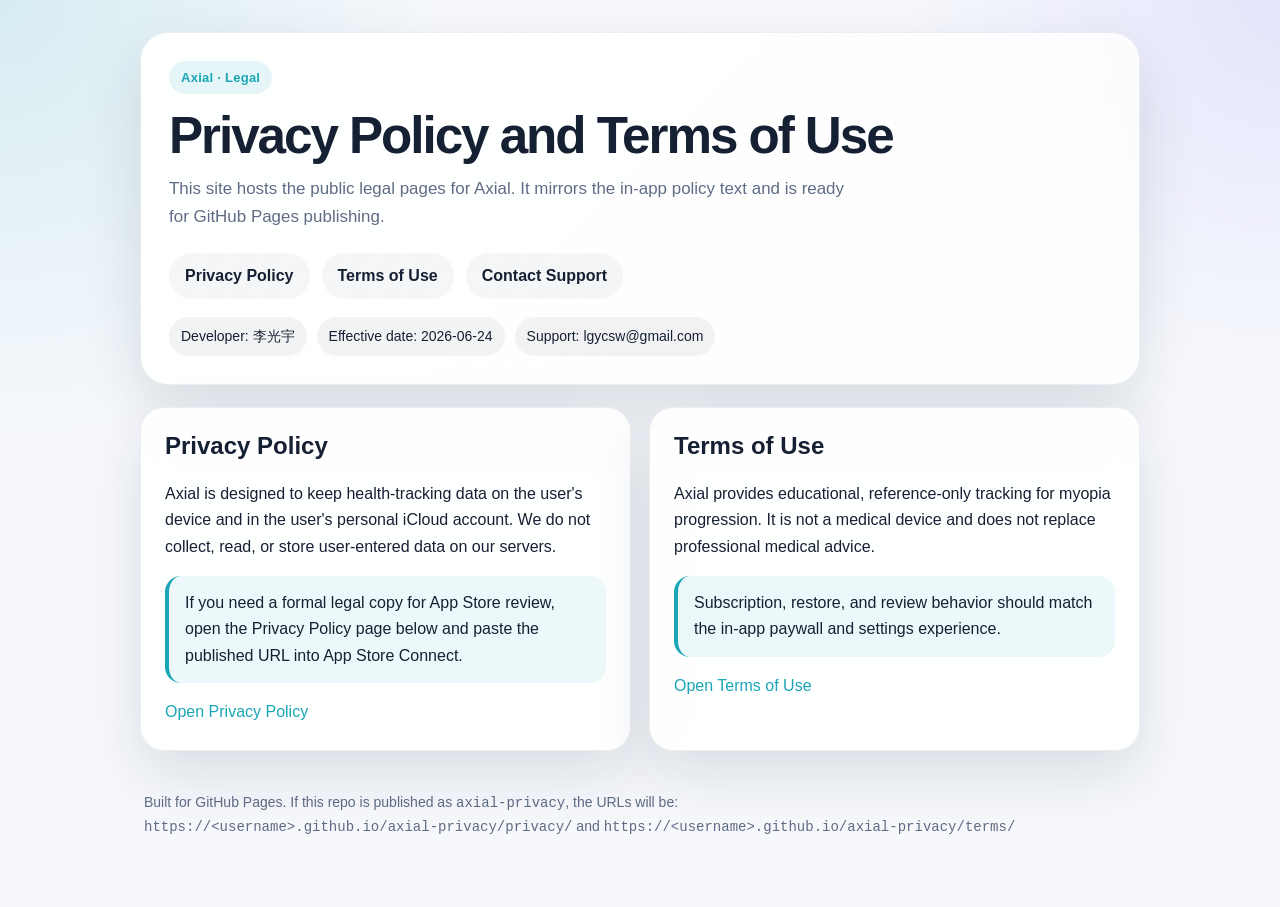
<file: index.html>
<!doctype html>
<html lang="zh-Hans">
  <head>
    <meta charset="utf-8" />
    <meta name="viewport" content="width=device-width, initial-scale=1" />
    <title>Axial Legal Pages</title>
    <meta name="description" content="Axial privacy policy and terms of use." />
    <link rel="stylesheet" href="./styles.css" />
  </head>
  <body>
    <main class="shell">
      <section class="hero">
        <span class="eyebrow">Axial · Legal</span>
        <h1>Privacy Policy and Terms of Use</h1>
        <p class="lead">
          This site hosts the public legal pages for Axial. It mirrors the in-app policy text
          and is ready for GitHub Pages publishing.
        </p>
        <nav class="nav" aria-label="Quick links">
          <a href="./privacy/">Privacy Policy</a>
          <a href="./terms/">Terms of Use</a>
          <a href="mailto:lgycsw@gmail.com">Contact Support</a>
        </nav>
        <div class="meta">
          <span class="pill">Developer: 李光宇</span>
          <span class="pill">Effective date: 2026-06-24</span>
          <span class="pill">Support: lgycsw@gmail.com</span>
        </div>
      </section>

      <section class="grid">
        <article class="card half stack">
          <h2>Privacy Policy</h2>
          <p>
            Axial is designed to keep health-tracking data on the user's device and in the user's
            personal iCloud account. We do not collect, read, or store user-entered data on our
            servers.
          </p>
          <p class="callout">
            If you need a formal legal copy for App Store review, open the Privacy Policy page
            below and paste the published URL into App Store Connect.
          </p>
          <a href="./privacy/">Open Privacy Policy</a>
        </article>

        <article class="card half stack">
          <h2>Terms of Use</h2>
          <p>
            Axial provides educational, reference-only tracking for myopia progression. It is not
            a medical device and does not replace professional medical advice.
          </p>
          <p class="callout">
            Subscription, restore, and review behavior should match the in-app paywall and settings
            experience.
          </p>
          <a href="./terms/">Open Terms of Use</a>
        </article>
      </section>

      <p class="footer">
        Built for GitHub Pages. If this repo is published as <code>axial-privacy</code>, the URLs
        will be:
        <br />
        <code>https://&lt;username&gt;.github.io/axial-privacy/privacy/</code>
        and
        <code>https://&lt;username&gt;.github.io/axial-privacy/terms/</code>
      </p>
    </main>
  </body>
</html>
</file>
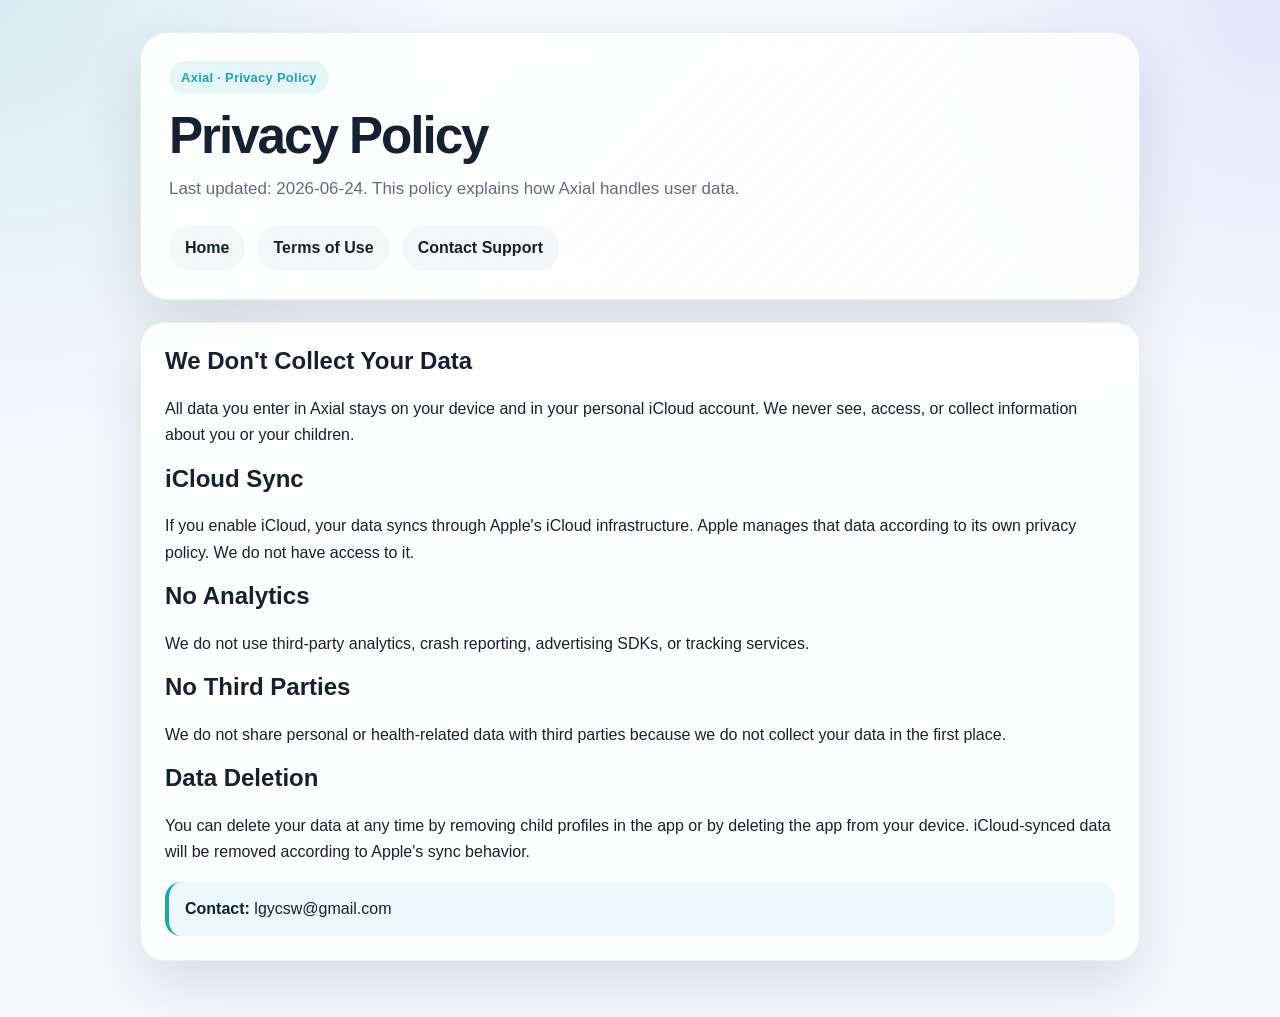
<file: privacy/index.html>
<!doctype html>
<html lang="en">
  <head>
    <meta charset="utf-8" />
    <meta name="viewport" content="width=device-width, initial-scale=1" />
    <title>Axial Privacy Policy</title>
    <meta name="description" content="Axial privacy policy." />
    <link rel="stylesheet" href="../styles.css" />
  </head>
  <body>
    <main class="shell">
      <section class="hero">
        <span class="eyebrow">Axial · Privacy Policy</span>
        <h1>Privacy Policy</h1>
        <p class="lead">
          Last updated: 2026-06-24. This policy explains how Axial handles user data.
        </p>
        <nav class="nav" aria-label="Quick links">
          <a href="../">Home</a>
          <a href="../terms/">Terms of Use</a>
          <a href="mailto:lgycsw@gmail.com">Contact Support</a>
        </nav>
      </section>

      <section class="grid">
        <article class="card stack">
          <h2>We Don't Collect Your Data</h2>
          <p>
            All data you enter in Axial stays on your device and in your personal iCloud account.
            We never see, access, or collect information about you or your children.
          </p>

          <h2>iCloud Sync</h2>
          <p>
            If you enable iCloud, your data syncs through Apple's iCloud infrastructure. Apple
            manages that data according to its own privacy policy. We do not have access to it.
          </p>

          <h2>No Analytics</h2>
          <p>
            We do not use third-party analytics, crash reporting, advertising SDKs, or tracking
            services.
          </p>

          <h2>No Third Parties</h2>
          <p>
            We do not share personal or health-related data with third parties because we do not
            collect your data in the first place.
          </p>

          <h2>Data Deletion</h2>
          <p>
            You can delete your data at any time by removing child profiles in the app or by
            deleting the app from your device. iCloud-synced data will be removed according to
            Apple's sync behavior.
          </p>

          <div class="callout">
            <strong>Contact:</strong> lgycsw@gmail.com
          </div>
        </article>
      </section>
    </main>
  </body>
</html>
</file>
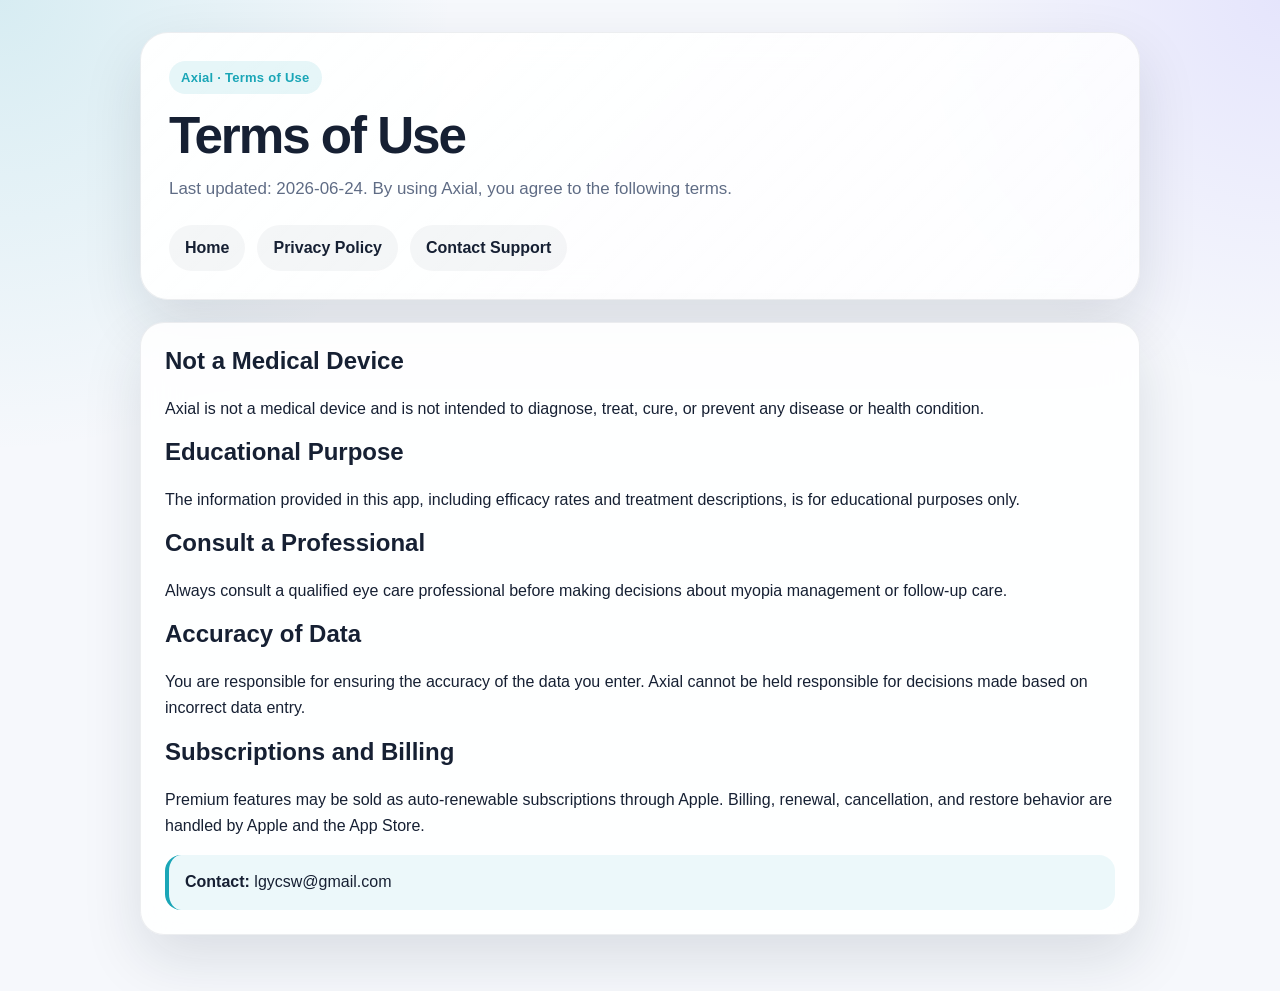
<file: terms/index.html>
<!doctype html>
<html lang="en">
  <head>
    <meta charset="utf-8" />
    <meta name="viewport" content="width=device-width, initial-scale=1" />
    <title>Axial Terms of Use</title>
    <meta name="description" content="Axial terms of use." />
    <link rel="stylesheet" href="../styles.css" />
  </head>
  <body>
    <main class="shell">
      <section class="hero">
        <span class="eyebrow">Axial · Terms of Use</span>
        <h1>Terms of Use</h1>
        <p class="lead">
          Last updated: 2026-06-24. By using Axial, you agree to the following terms.
        </p>
        <nav class="nav" aria-label="Quick links">
          <a href="../">Home</a>
          <a href="../privacy/">Privacy Policy</a>
          <a href="mailto:lgycsw@gmail.com">Contact Support</a>
        </nav>
      </section>

      <section class="grid">
        <article class="card stack">
          <h2>Not a Medical Device</h2>
          <p>
            Axial is not a medical device and is not intended to diagnose, treat, cure, or prevent
            any disease or health condition.
          </p>

          <h2>Educational Purpose</h2>
          <p>
            The information provided in this app, including efficacy rates and treatment
            descriptions, is for educational purposes only.
          </p>

          <h2>Consult a Professional</h2>
          <p>
            Always consult a qualified eye care professional before making decisions about myopia
            management or follow-up care.
          </p>

          <h2>Accuracy of Data</h2>
          <p>
            You are responsible for ensuring the accuracy of the data you enter. Axial cannot be
            held responsible for decisions made based on incorrect data entry.
          </p>

          <h2>Subscriptions and Billing</h2>
          <p>
            Premium features may be sold as auto-renewable subscriptions through Apple. Billing,
            renewal, cancellation, and restore behavior are handled by Apple and the App Store.
          </p>

          <div class="callout">
            <strong>Contact:</strong> lgycsw@gmail.com
          </div>
        </article>
      </section>
    </main>
  </body>
</html>
</file>
<file: styles.css>
:root {
  color-scheme: light;
  --bg: #f6f8fc;
  --panel: rgba(255, 255, 255, 0.88);
  --panel-border: rgba(25, 38, 62, 0.08);
  --text: #162033;
  --muted: #5f6c85;
  --accent: #1aa6b7;
  --accent-2: #6b5bff;
  --shadow: 0 24px 60px rgba(18, 29, 49, 0.12);
  --radius: 24px;
}

* {
  box-sizing: border-box;
}

html,
body {
  margin: 0;
  padding: 0;
  background:
    radial-gradient(circle at top left, rgba(26, 166, 183, 0.14), transparent 28%),
    radial-gradient(circle at top right, rgba(107, 91, 255, 0.12), transparent 24%),
    var(--bg);
  color: var(--text);
  font-family: -apple-system, BlinkMacSystemFont, "SF Pro Text", "PingFang SC", "Hiragino Sans GB",
    "Microsoft YaHei", sans-serif;
  line-height: 1.65;
}

a {
  color: var(--accent);
  text-decoration: none;
}

a:hover {
  text-decoration: underline;
}

.shell {
  max-width: 1040px;
  margin: 0 auto;
  padding: 32px 20px 56px;
}

.hero {
  padding: 28px;
  border-radius: 28px;
  background: linear-gradient(135deg, rgba(255, 255, 255, 0.96), rgba(255, 255, 255, 0.78));
  border: 1px solid var(--panel-border);
  box-shadow: var(--shadow);
  backdrop-filter: blur(18px);
}

.eyebrow {
  display: inline-flex;
  align-items: center;
  gap: 8px;
  padding: 6px 12px;
  border-radius: 999px;
  background: rgba(26, 166, 183, 0.1);
  color: var(--accent);
  font-size: 13px;
  font-weight: 700;
  letter-spacing: 0.02em;
}

h1 {
  margin: 14px 0 10px;
  font-size: clamp(2rem, 4vw, 3.4rem);
  line-height: 1.1;
  letter-spacing: -0.04em;
}

.lead {
  max-width: 72ch;
  margin: 0;
  font-size: 1.06rem;
  color: var(--muted);
}

.nav {
  display: flex;
  flex-wrap: wrap;
  gap: 12px;
  margin-top: 22px;
}

.nav a {
  display: inline-flex;
  align-items: center;
  gap: 8px;
  padding: 10px 16px;
  border-radius: 999px;
  background: rgba(22, 32, 51, 0.04);
  color: var(--text);
  font-weight: 600;
}

.grid {
  display: grid;
  grid-template-columns: repeat(12, minmax(0, 1fr));
  gap: 18px;
  margin-top: 22px;
}

.card {
  grid-column: span 12;
  padding: 24px;
  border-radius: var(--radius);
  background: var(--panel);
  border: 1px solid var(--panel-border);
  box-shadow: var(--shadow);
  backdrop-filter: blur(18px);
}

.card h2,
.card h3 {
  margin-top: 0;
  line-height: 1.2;
}

.stack > * + * {
  margin-top: 14px;
}

.meta {
  display: flex;
  flex-wrap: wrap;
  gap: 10px;
  margin-top: 18px;
}

.pill {
  display: inline-flex;
  align-items: center;
  gap: 8px;
  padding: 8px 12px;
  border-radius: 999px;
  background: rgba(22, 32, 51, 0.05);
  color: var(--text);
  font-size: 14px;
}

.callout {
  border-left: 4px solid var(--accent);
  padding: 14px 16px;
  background: rgba(26, 166, 183, 0.08);
  border-radius: 16px;
}

ul {
  margin: 0;
  padding-left: 20px;
}

li + li {
  margin-top: 8px;
}

.footer {
  margin-top: 22px;
  padding: 18px 4px 0;
  color: var(--muted);
  font-size: 14px;
}

.two-up {
  display: grid;
  grid-template-columns: 1fr;
  gap: 18px;
}

@media (min-width: 820px) {
  .card.half {
    grid-column: span 6;
  }

  .two-up {
    grid-template-columns: 1fr 1fr;
  }
}
</file>
